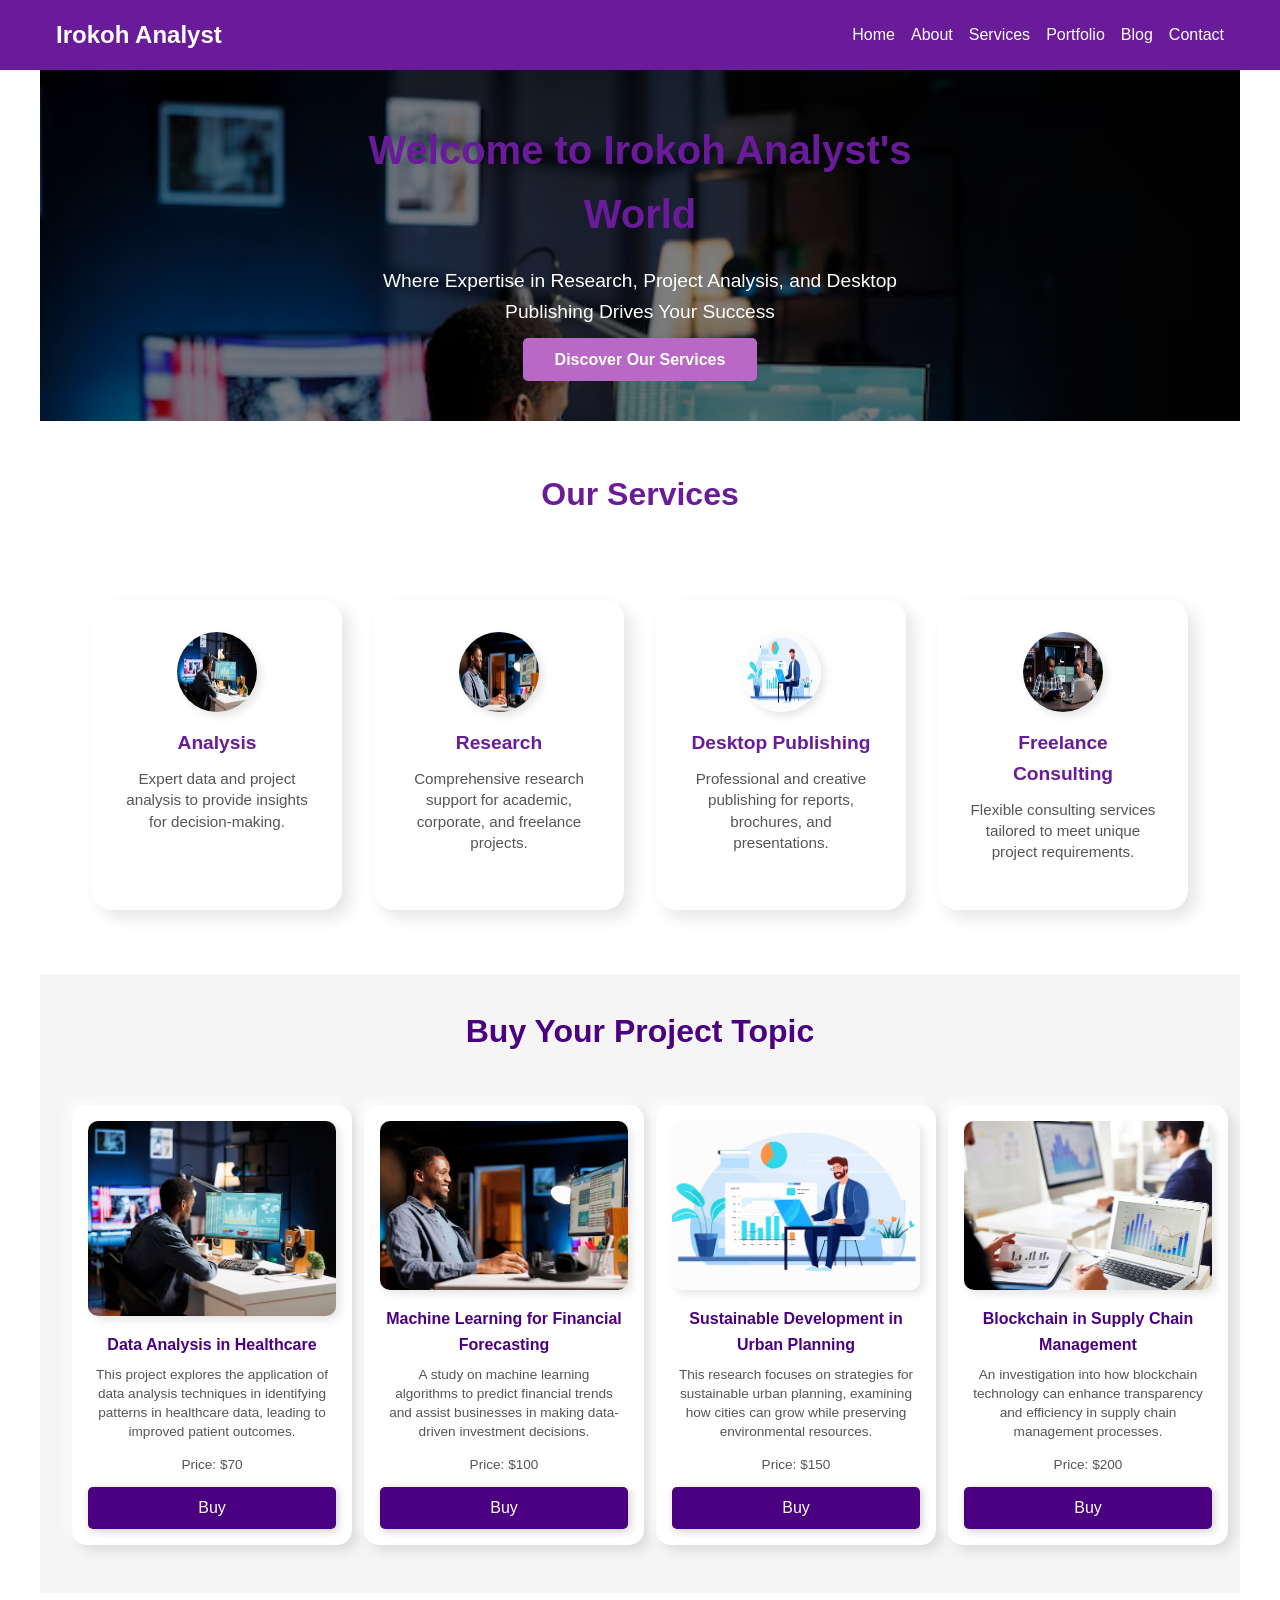
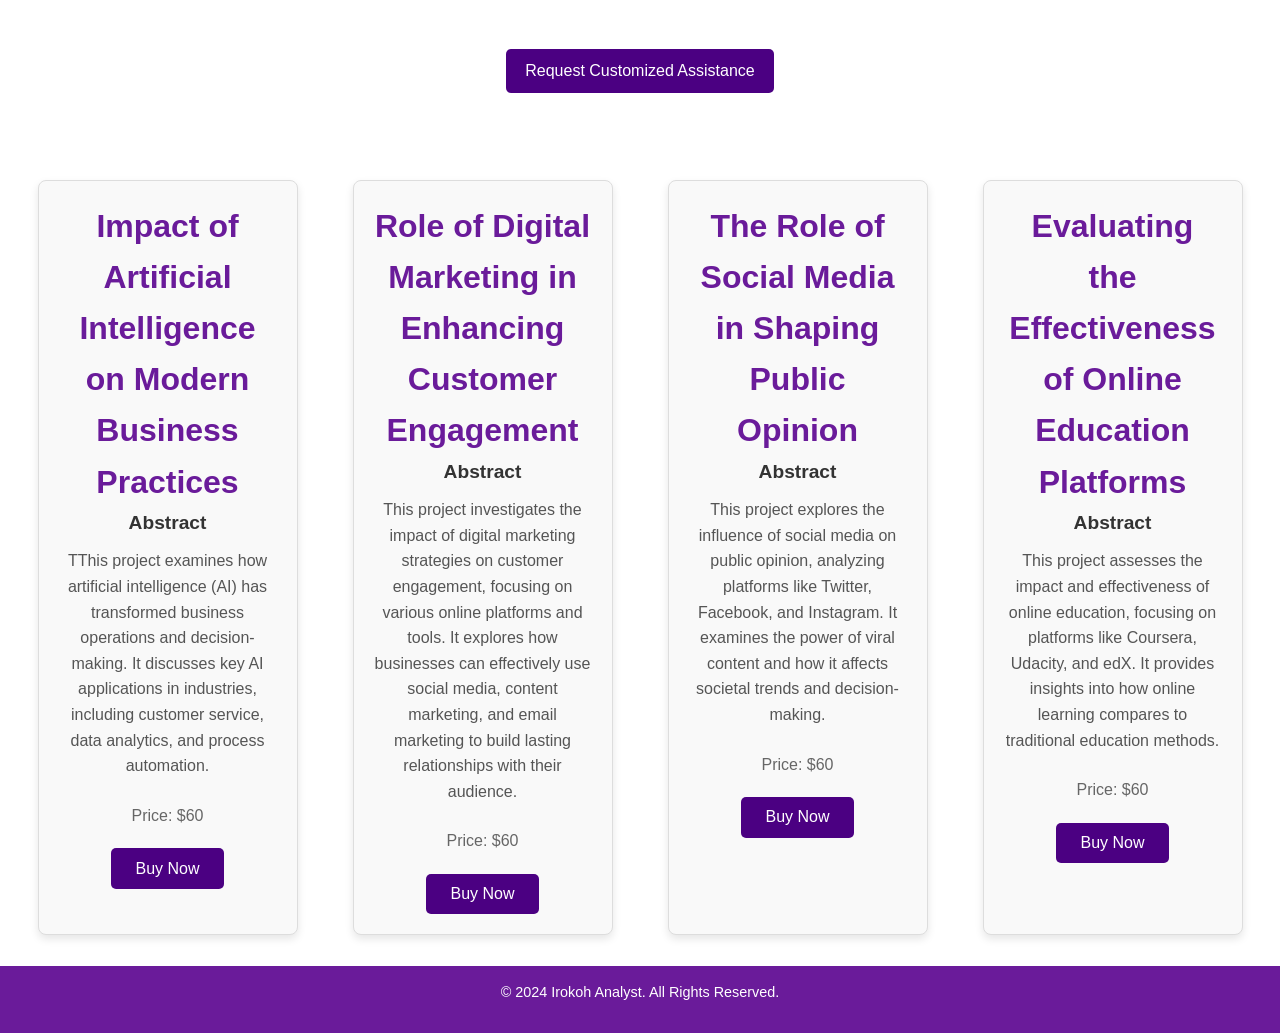
<file: index.html>
<!DOCTYPE html>
<html lang="en">
<head>
    <meta charset="UTF-8">
    <meta name="viewport" content="width=device-width, initial-scale=1.0">
    <title>Irokoh Analyst</title>
    <link rel="stylesheet" href="analyst.css">
</head>
<body>
    <!-- Navigation -->
    <header>
        <nav>
            <h1>Irokoh Analyst</h1>
            <ul>
                <li><a href="#home">Home</a></li>
                <li><a href="about.html">About</a></li>
                <li><a href="ourservices.html">Services</a></li>
                <li><a href="portfolio.html">Portfolio</a></li>
                <li><a href="blog.html">Blog</a></li>
                <li><a href="contact.html">Contact</a></li>
            </ul>
        </nav>
    </header>

    <!-- Hero Section -->
    <section id="home" class="hero">
        <div class="hero-content">
            <h2>Welcome to Irokoh Analyst's World</h2>
            <p>Where Expertise in Research, Project Analysis, and Desktop Publishing Drives Your Success</p>
            <a href="#services" class="cta">Discover Our Services</a>
        </div>
    </section>

    <!-- Services Section with Neomorphic Cards -->
<section id="services" class="services">
    <h2>Our Services</h2>
    <div class="services-container">
        <div class="service-card">
            <img src="images/analyst 1.avif" alt="Analysis" class="service-image">
            <h3>Analysis</h3>
            <p>Expert data and project analysis to provide insights for decision-making.</p>
        </div>
        <div class="service-card">
            <img src="images/analyst 2.avif" alt="Research" class="service-image">
            <h3>Research</h3>
            <p>Comprehensive research support for academic, corporate, and freelance projects.</p>
        </div>
        <div class="service-card">
            <img src="images/analyst 3.avif" alt="Desktop Publishing" class="service-image">
            <h3>Desktop Publishing</h3>
            <p>Professional and creative publishing for reports, brochures, and presentations.</p>
        </div>
        <div class="service-card">
            <img src="images/analyst 4.avif" alt="Freelance Consulting" class="service-image">
            <h3>Freelance Consulting</h3>
            <p>Flexible consulting services tailored to meet unique project requirements.</p>
        </div>
    </div>
</section>

<!-- Topics Section -->
<section id="topics" class="topics">
    <h2>Buy Your Project Topic</h2>
    <div class="topics-container">
        <div class="topic-card">
            <img src="images/analyst 1.avif" alt="Data Analysis Image" class="topic-image">
            <h3>Data Analysis in Healthcare</h3>
            <p>This project explores the application of data analysis techniques in identifying patterns in healthcare data, leading to improved patient outcomes.</p>
            <p class="price">Price: $70</p>
            <a href="topicss.html" class="request-btn">Buy</a>
        </div>
        <div class="topic-card">
            <img src="images/analyst 2.avif" alt="Machine Learning Image" class="topic-image">
            <h3>Machine Learning for Financial Forecasting</h3>
            <p>A study on machine learning algorithms to predict financial trends and assist businesses in making data-driven investment decisions.</p>
            <p class="price">Price: $100</p>
            <a href="topicsss.html" class="request-btn">Buy</a>
        </div>
        <div class="topic-card">
            <img src="images/analyst 3.avif" alt="Sustainable Development Image" class="topic-image">
            <h3>Sustainable Development in Urban Planning</h3>
            <p>This research focuses on strategies for sustainable urban planning, examining how cities can grow while preserving environmental resources.</p>
            <p class="price">Price: $150</p>
            <a href="topic3.html" class="request-btn">Buy</a>
        </div>
        <div class="topic-card">
            <img src="images/analyst 6.avif" alt="Blockchain Technology Image" class="topic-image">
            <h3>Blockchain in Supply Chain Management</h3>
            <p>An investigation into how blockchain technology can enhance transparency and efficiency in supply chain management processes.</p>
            <p class="price">Price: $200</p>
            <a href="topic4.html" class="request-btn">Buy</a>
        </div>
    </div>
</section>
<section>
    <div>
        <button class="custom-assistance-btn">Request Customized Assistance</button>
    </div>
</section>


<div class="topics-container">
<div class="topi-card">
    <h1>Impact of Artificial Intelligence on Modern Business Practices</h1>
    <div class="sectio">
        <h2>Abstract</h2>
        <p>TThis project examines how artificial intelligence (AI) has transformed business operations and decision-making. It discusses key AI applications in industries, including customer service, data analytics, and process automation.</p>
    </div>
    <p>Price: $60</p>
    <button class="buy-button">Buy Now</button>
</div>

<div class="topi-card">
    <h1>Role of Digital Marketing in Enhancing Customer Engagement</h1>
    <div class="sectio">
        <h2>Abstract</h2>
        <p>This project investigates the impact of digital marketing strategies on customer engagement, focusing on various online platforms and tools. It explores how businesses can effectively use social media, content marketing, and email marketing to build lasting relationships with their audience.</p>
    </div>
    <p>Price: $60</p>
    <button class="buy-button">Buy Now</button>
</div>

<div class="topi-card">
    <h1>The Role of Social Media in Shaping Public Opinion</h1>
    <div class="sectio">
        <h2>Abstract</h2>
        <p>This project explores the influence of social media on public opinion, analyzing platforms like Twitter, Facebook, and Instagram. It examines the power of viral content and how it affects societal trends and decision-making.</p>
    </div>
    <p>Price: $60</p>
    <button class="buy-button">Buy Now</button>
</div>
<div class="topi-card">
    <h1>Evaluating the Effectiveness of Online Education Platforms</h1>
    <div class="sectio">
        <h2>Abstract</h2>
        <p>This project assesses the impact and effectiveness of online education, focusing on platforms like Coursera, Udacity, and edX. It provides insights into how online learning compares to traditional education methods.</p>
    </div>
    <p>Price: $60</p>
    <button class="buy-button">Buy Now</button>
</div>
</div>
    <!-- Footer -->
    <footer>
        <p>&copy; 2024 Irokoh Analyst. All Rights Reserved.</p>
    </footer>
</body>
</html>
</file>
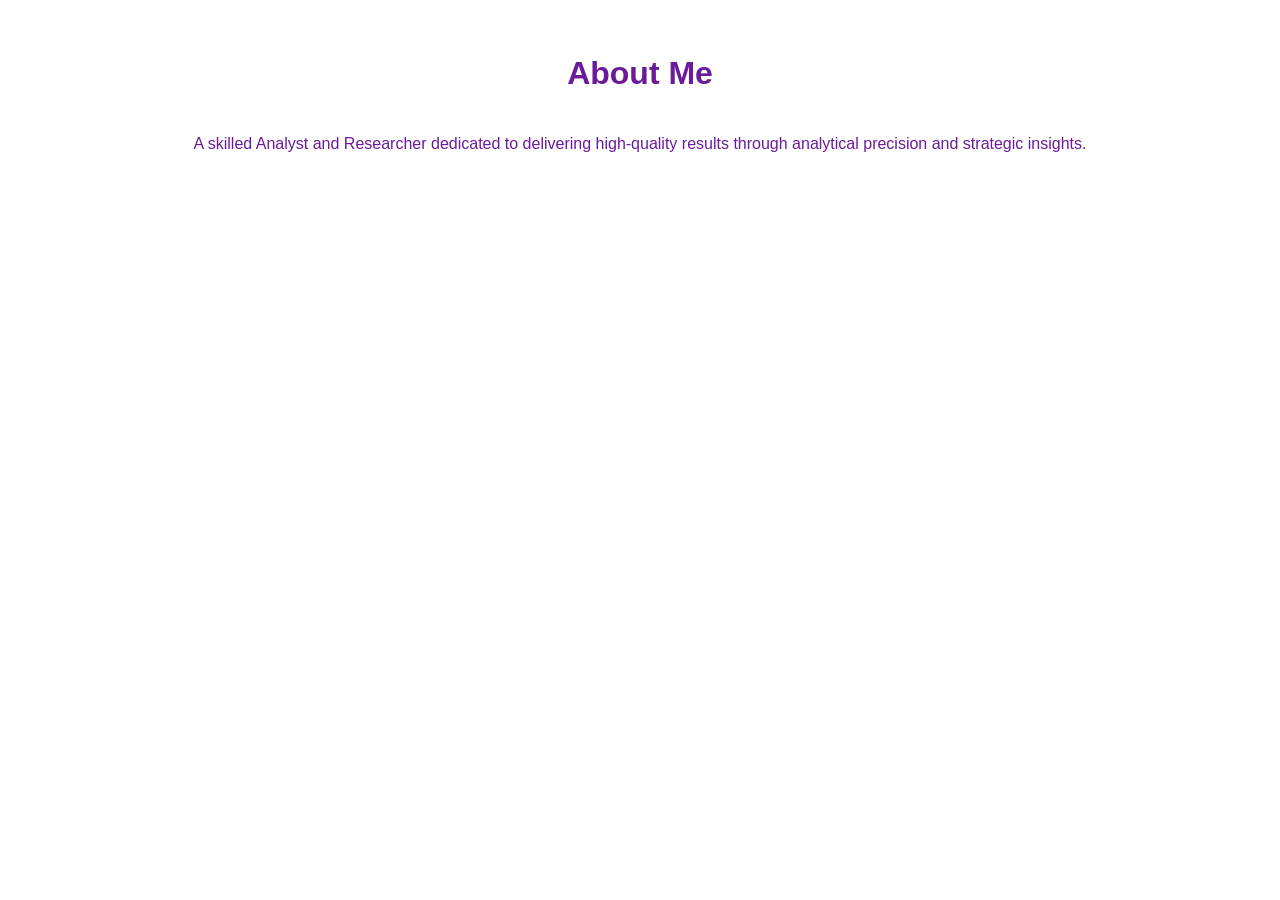
<file: about.html>
<!DOCTYPE html>
<html>
  <head>
    <title>About</title>
    <link rel="stylesheet" href="analyst.css">
  </head>
  <body>
    <!-- About Section -->
    <section id="about" class="about">
      <h2>About Me</h2>
      <p>A skilled Analyst and Researcher dedicated to delivering high-quality results through analytical precision and strategic insights.</p>
    </section>
  </body>
</html>
</file>
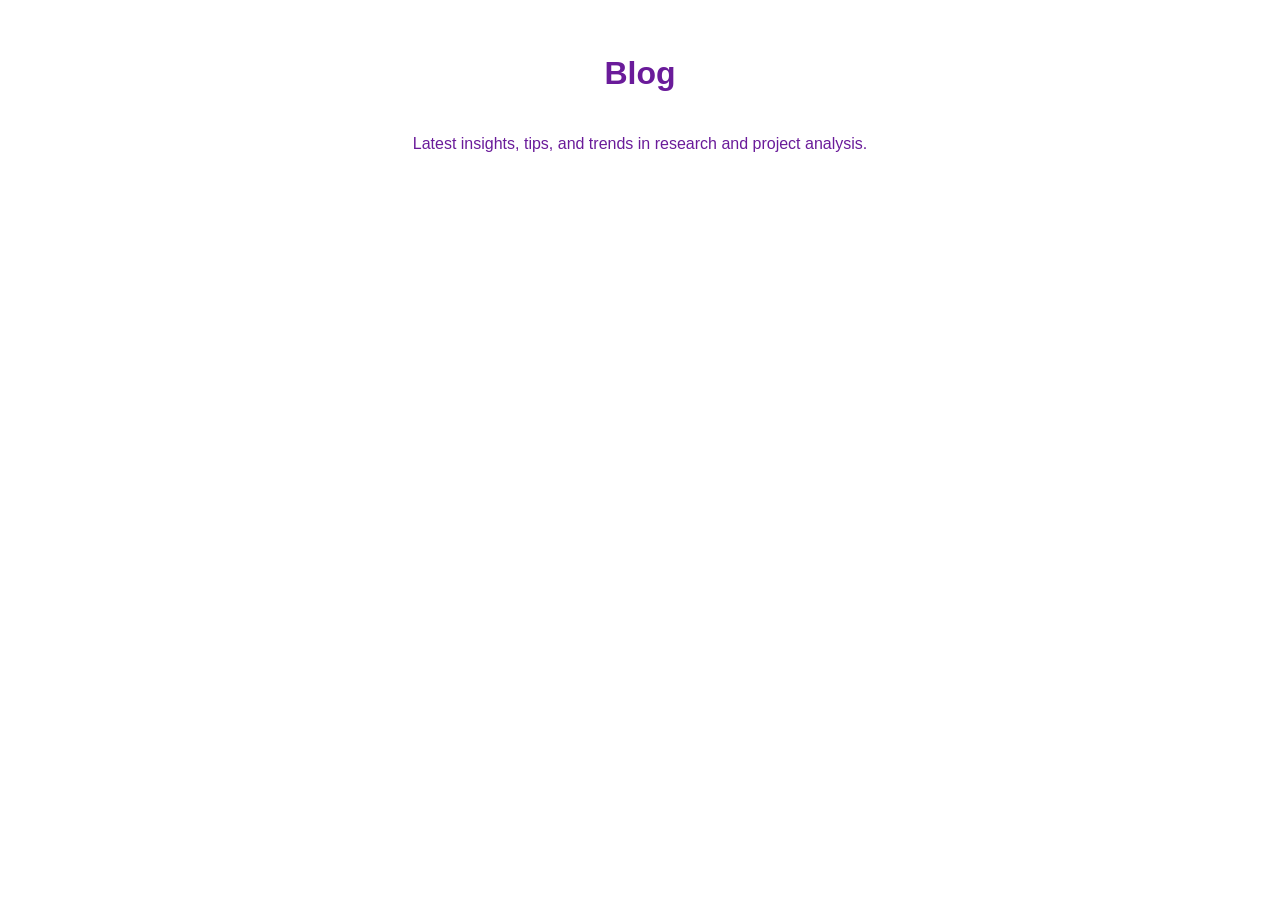
<file: blog.html>
<!DOCTYPE html>
<html>
  <head>
    <title>blog</title>
    <link rel="stylesheet" href="analyst.css">
  </head>
  <body>
     <!-- Blog Section -->
     <section id="blog" class="blog">
      <h2>Blog</h2>
      <p>Latest insights, tips, and trends in research and project analysis.</p>
  </section>
  </body>
</html>
</file>
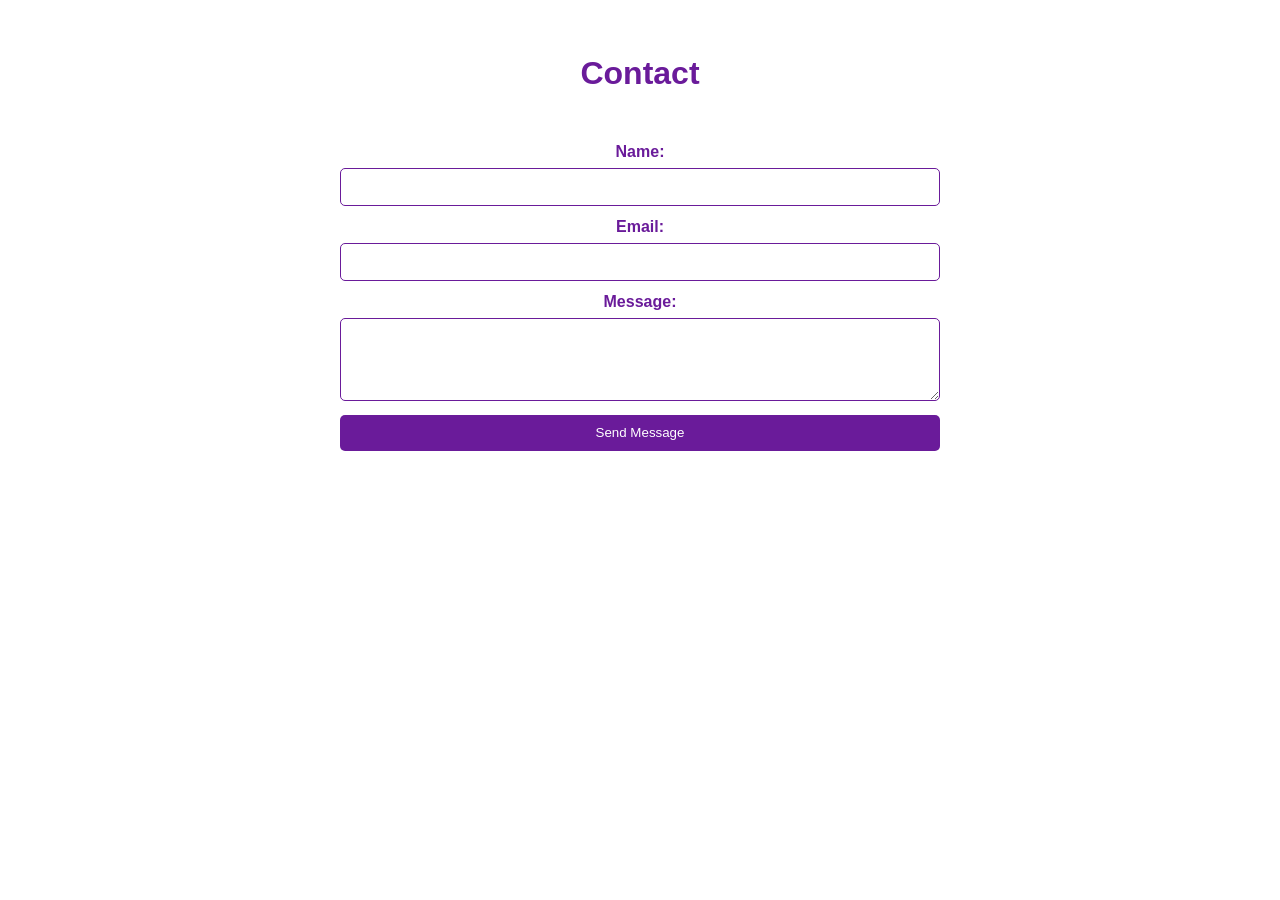
<file: contact.html>
<!DOCTYPE html>
<html>
  <head>
    <title>Contact</title>
    <link rel="stylesheet" href="analyst.css">
  </head>
  <body>
     <!-- Contact Section -->
     <section id="contact" class="contact">
      <h2>Contact</h2>
      <form action="#">
          <label for="name">Name:</label>
          <input type="text" id="name" name="name" required>
          
          <label for="email">Email:</label>
          <input type="email" id="email" name="email" required>
          
          <label for="message">Message:</label>
          <textarea id="message" name="message" rows="4" required></textarea>
          
          <button type="submit">Send Message</button>
      </form>
  </section>
  </body>
</html>
</file>
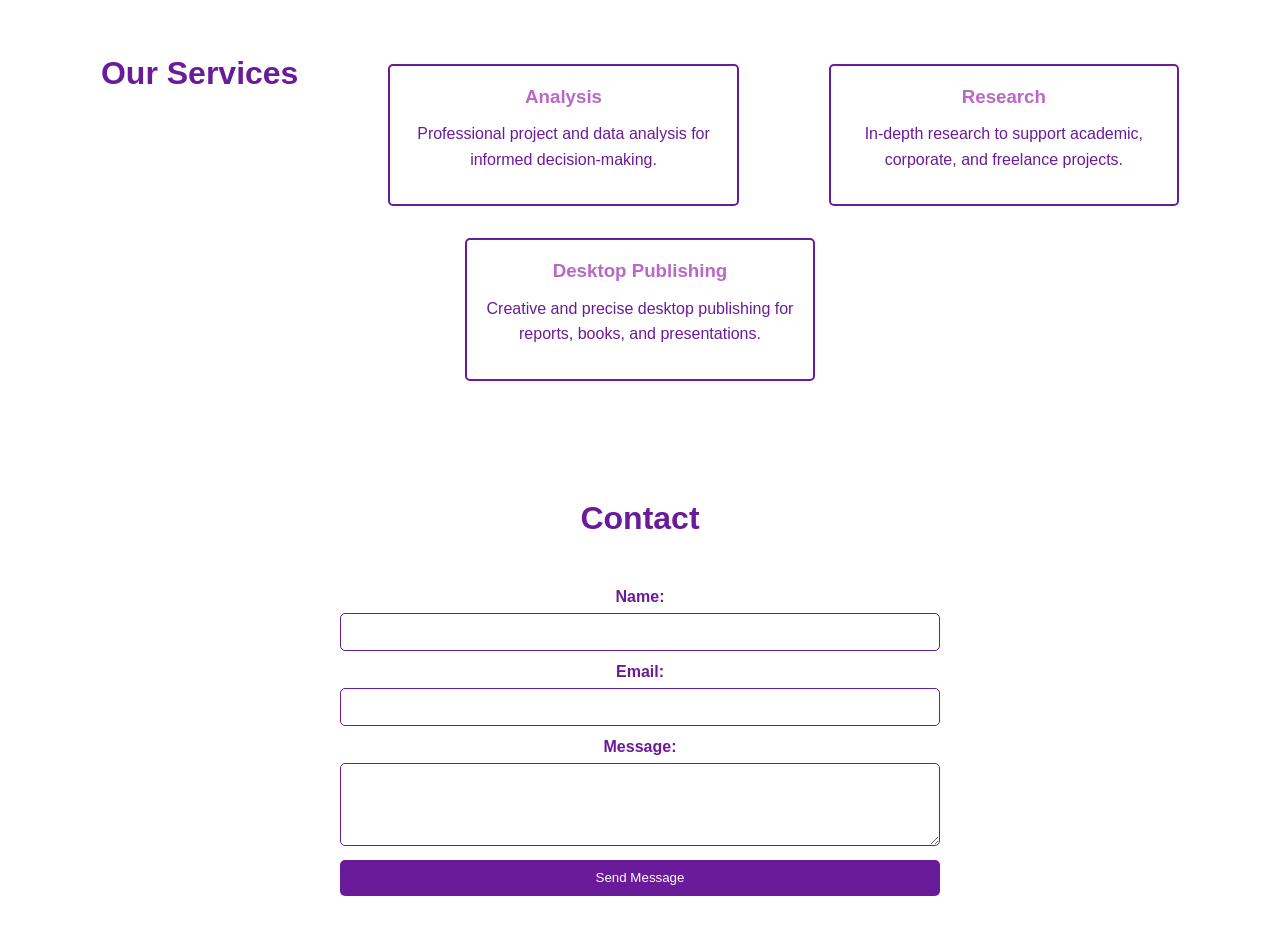
<file: ourservices.html>
<!DOCTYPE html>
<html>
<head>
  <title>Our Services</title>
  <link rel="stylesheet" href="analyst.css">
</head>
<body>
  <!-- Services Section -->
<section id="services" class="services">
  <div class="serve-title">
    <h2>Our Services</h2>
  </div>
  <div class="service-box">
      <h3>Analysis</h3>
      <p>Professional project and data analysis for informed decision-making.</p>
  </div>
  <div class="service-box">
      <h3>Research</h3>
      <p>In-depth research to support academic, corporate, and freelance projects.</p>
  </div>
  <div class="service-box">
      <h3>Desktop Publishing</h3>
      <p>Creative and precise desktop publishing for reports, books, and presentations.</p>
  </div>
</section>

<!-- Contact Section -->
<section id="contact" class="contact">
  <h2>Contact</h2>
  <form action="#">
      <label for="name">Name:</label>
      <input type="text" id="name" name="name" required>
      
      <label for="email">Email:</label>
      <input type="email" id="email" name="email" required>
      
      <label for="message">Message:</label>
      <textarea id="message" name="message" rows="4" required></textarea>
      
      <button type="submit">Send Message</button>
  </form>
</section>
</body>
</html>
</file>
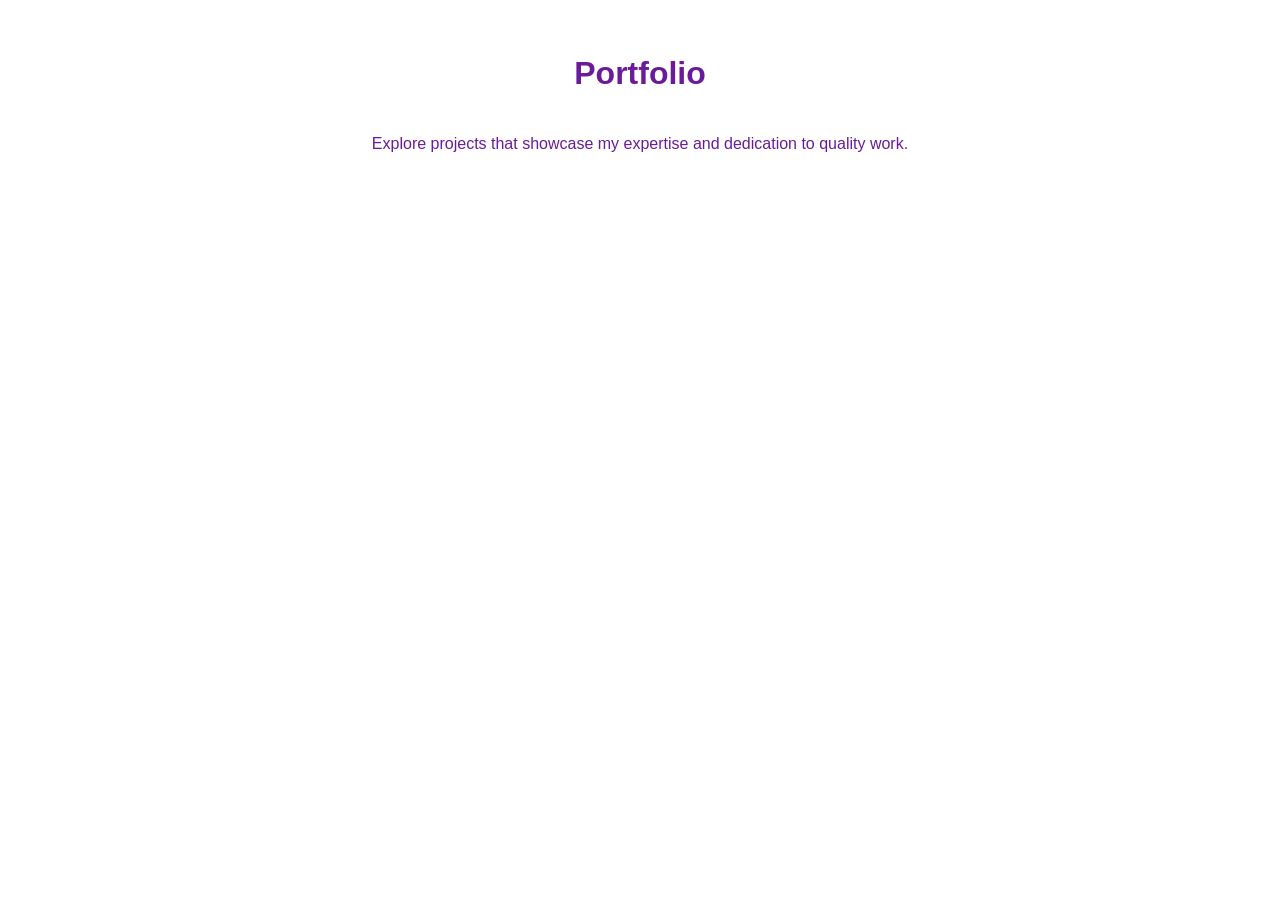
<file: portfolio.html>
<!DOCTYPE html>
<html>
  <head>
    <title>Portfolio</title>
    <link rel="stylesheet" href="analyst.css">
  </head>
  <body>
     <!-- Portfolio Section -->
     <section id="portfolio" class="portfolio">
      <h2>Portfolio</h2>
      <p>Explore projects that showcase my expertise and dedication to quality work.</p>
      <!-- Add project thumbnails here -->
    </section>
  </body>
</html>
</file>
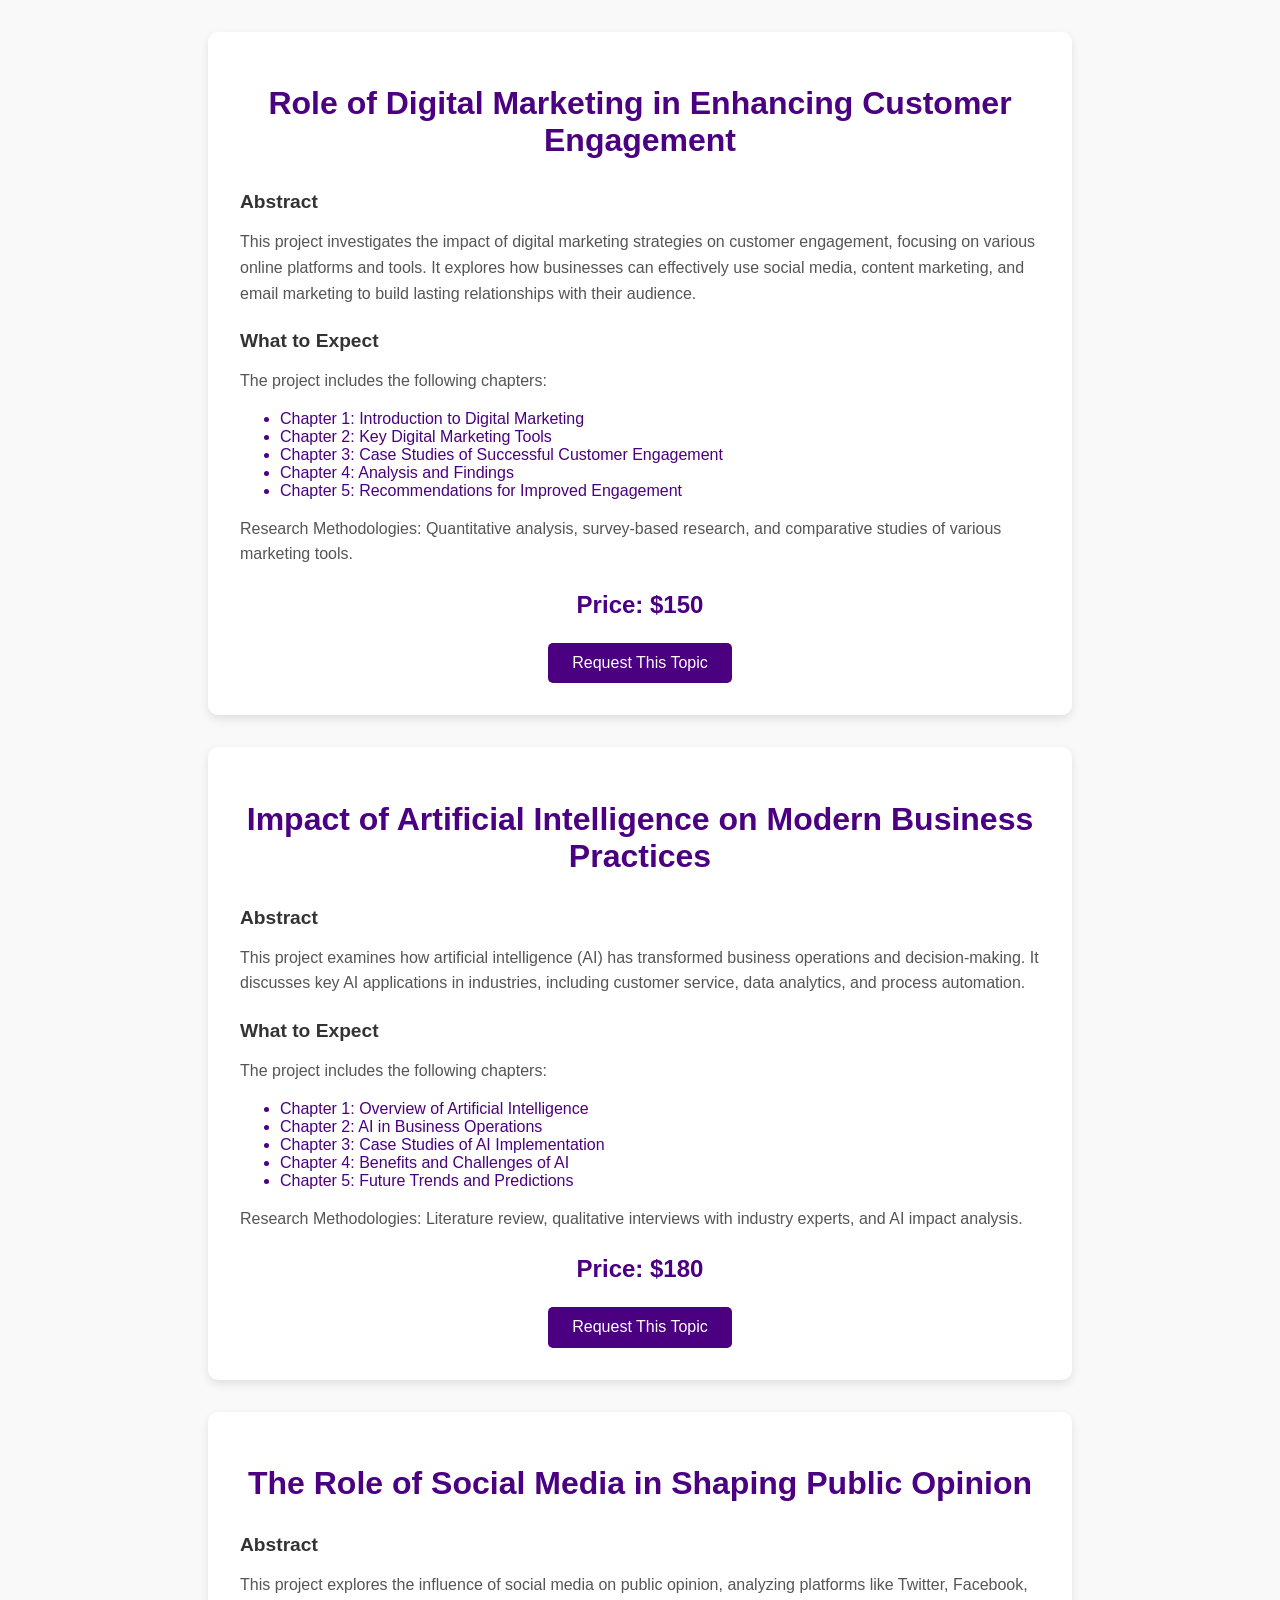
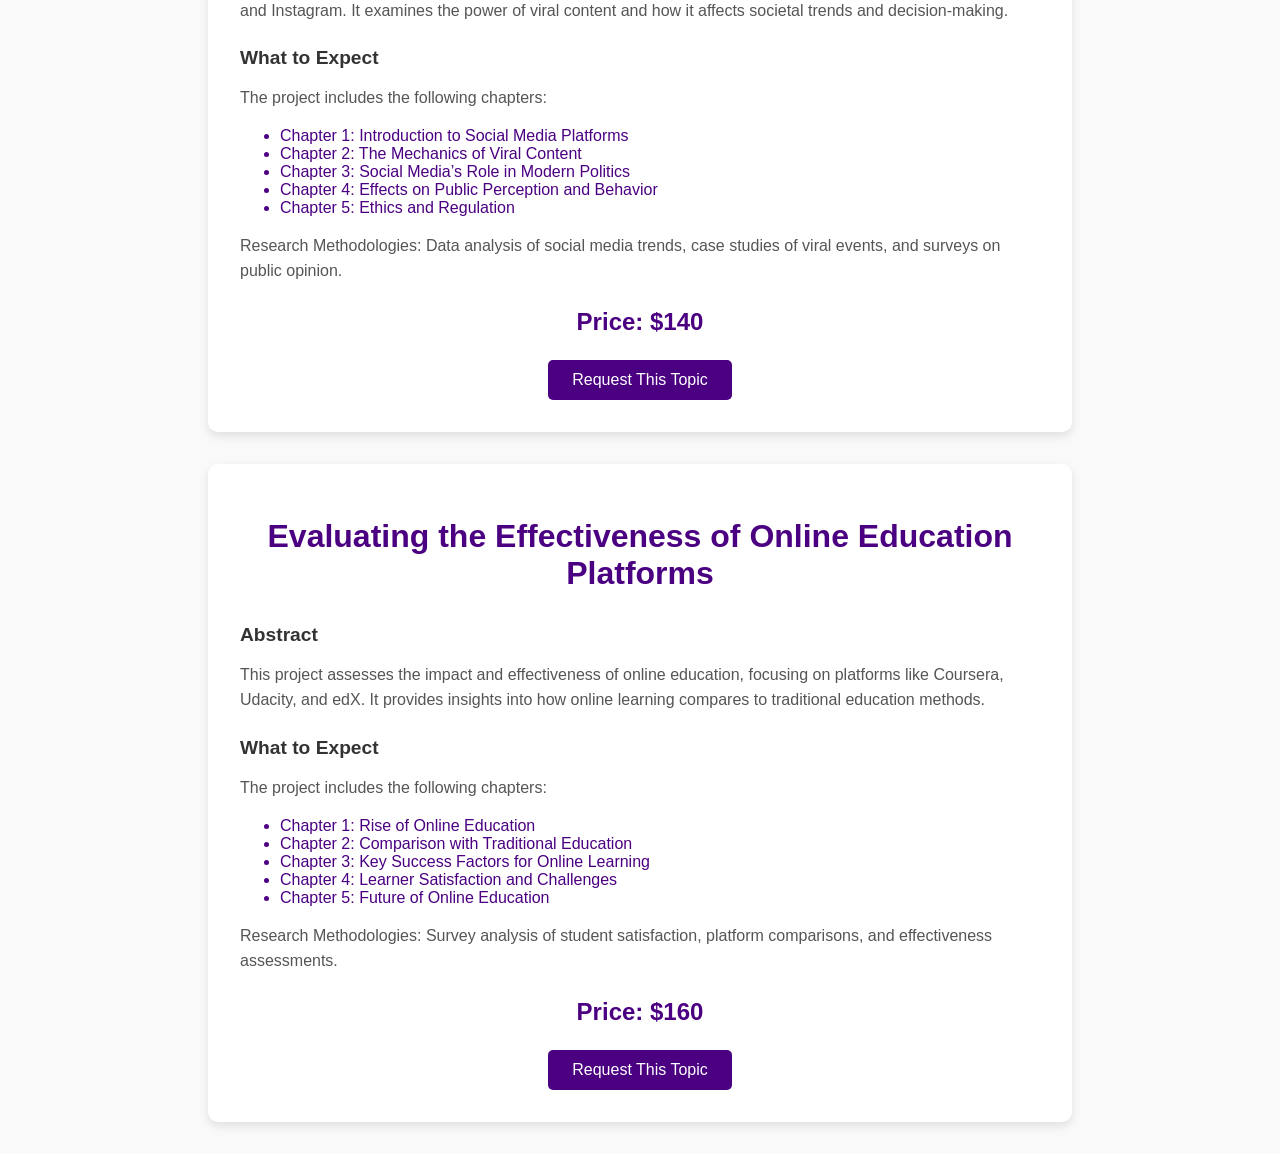
<file: service.html>
<!DOCTYPE html>
<html lang="en">
<head>
    <meta charset="UTF-8">
    <meta name="viewport" content="width=device-width, initial-scale=1.0">
    <title>Detailed View - Project Topics</title>
    <style>
        body {
            font-family: Arial, sans-serif;
            margin: 0;
            padding: 0;
            color: #4B0082;
            background-color: #f9f9f9;
        }
        .container {
            max-width: 800px;
            margin: 2em auto;
            padding: 2em;
            background-color: #fff;
            border-radius: 10px;
            box-shadow: 0px 4px 10px rgba(0, 0, 0, 0.1);
        }
        h1 {
            color: #4B0082;
            text-align: center;
            margin-bottom: 1em;
        }
        .section {
            margin-bottom: 1.5em;
        }
        .section h2 {
            color: #333;
            font-size: 1.2em;
            margin-bottom: 0.5em;
        }
        .section p {
            font-size: 1em;
            color: #555;
            line-height: 1.6;
        }
        .price-section {
            text-align: center;
            margin-top: 1em;
        }
        .price-section .price {
            font-size: 1.5em;
            color: #4B0082;
            font-weight: bold;
        }
        .buy-button {
            background-color: #4B0082;
            color: #fff;
            padding: 0.7em 1.5em;
            border: none;
            border-radius: 5px;
            font-size: 1em;
            cursor: pointer;
            transition: background-color 0.3s ease;
        }
        .buy-button:hover {
            background-color: #3a005f;
        }
    </style>
</head>
<body>

<div class="container">
    <!-- Topic 1 -->
    <h1>Role of Digital Marketing in Enhancing Customer Engagement</h1>
    <div class="section">
        <h2>Abstract</h2>
        <p>This project investigates the impact of digital marketing strategies on customer engagement, focusing on various online platforms and tools. It explores how businesses can effectively use social media, content marketing, and email marketing to build lasting relationships with their audience.</p>
    </div>
    <div class="section">
        <h2>What to Expect</h2>
        <p>The project includes the following chapters:</p>
        <ul>
            <li>Chapter 1: Introduction to Digital Marketing</li>
            <li>Chapter 2: Key Digital Marketing Tools</li>
            <li>Chapter 3: Case Studies of Successful Customer Engagement</li>
            <li>Chapter 4: Analysis and Findings</li>
            <li>Chapter 5: Recommendations for Improved Engagement</li>
        </ul>
        <p>Research Methodologies: Quantitative analysis, survey-based research, and comparative studies of various marketing tools.</p>
    </div>
    <div class="price-section">
        <p class="price">Price: $150</p>
        <button class="buy-button">Request This Topic</button>
    </div>
</div>

<div class="container">
    <!-- Topic 2 -->
    <h1>Impact of Artificial Intelligence on Modern Business Practices</h1>
    <div class="section">
        <h2>Abstract</h2>
        <p>This project examines how artificial intelligence (AI) has transformed business operations and decision-making. It discusses key AI applications in industries, including customer service, data analytics, and process automation.</p>
    </div>
    <div class="section">
        <h2>What to Expect</h2>
        <p>The project includes the following chapters:</p>
        <ul>
            <li>Chapter 1: Overview of Artificial Intelligence</li>
            <li>Chapter 2: AI in Business Operations</li>
            <li>Chapter 3: Case Studies of AI Implementation</li>
            <li>Chapter 4: Benefits and Challenges of AI</li>
            <li>Chapter 5: Future Trends and Predictions</li>
        </ul>
        <p>Research Methodologies: Literature review, qualitative interviews with industry experts, and AI impact analysis.</p>
    </div>
    <div class="price-section">
        <p class="price">Price: $180</p>
        <button class="buy-button">Request This Topic</button>
    </div>
</div>

<div class="container">
    <!-- Topic 3 -->
    <h1>The Role of Social Media in Shaping Public Opinion</h1>
    <div class="section">
        <h2>Abstract</h2>
        <p>This project explores the influence of social media on public opinion, analyzing platforms like Twitter, Facebook, and Instagram. It examines the power of viral content and how it affects societal trends and decision-making.</p>
    </div>
    <div class="section">
        <h2>What to Expect</h2>
        <p>The project includes the following chapters:</p>
        <ul>
            <li>Chapter 1: Introduction to Social Media Platforms</li>
            <li>Chapter 2: The Mechanics of Viral Content</li>
            <li>Chapter 3: Social Media’s Role in Modern Politics</li>
            <li>Chapter 4: Effects on Public Perception and Behavior</li>
            <li>Chapter 5: Ethics and Regulation</li>
        </ul>
        <p>Research Methodologies: Data analysis of social media trends, case studies of viral events, and surveys on public opinion.</p>
    </div>
    <div class="price-section">
        <p class="price">Price: $140</p>
        <button class="buy-button">Request This Topic</button>
    </div>
</div>

<div class="container">
    <!-- Topic 4 -->
    <h1>Evaluating the Effectiveness of Online Education Platforms</h1>
    <div class="section">
        <h2>Abstract</h2>
        <p>This project assesses the impact and effectiveness of online education, focusing on platforms like Coursera, Udacity, and edX. It provides insights into how online learning compares to traditional education methods.</p>
    </div>
    <div class="section">
        <h2>What to Expect</h2>
        <p>The project includes the following chapters:</p>
        <ul>
            <li>Chapter 1: Rise of Online Education</li>
            <li>Chapter 2: Comparison with Traditional Education</li>
            <li>Chapter 3: Key Success Factors for Online Learning</li>
            <li>Chapter 4: Learner Satisfaction and Challenges</li>
            <li>Chapter 5: Future of Online Education</li>
        </ul>
        <p>Research Methodologies: Survey analysis of student satisfaction, platform comparisons, and effectiveness assessments.</p>
    </div>
    <div class="price-section">
        <p class="price">Price: $160</p>
        <button class="buy-button">Request This Topic</button>
    </div>
</div>

</body>
</html>
</file>
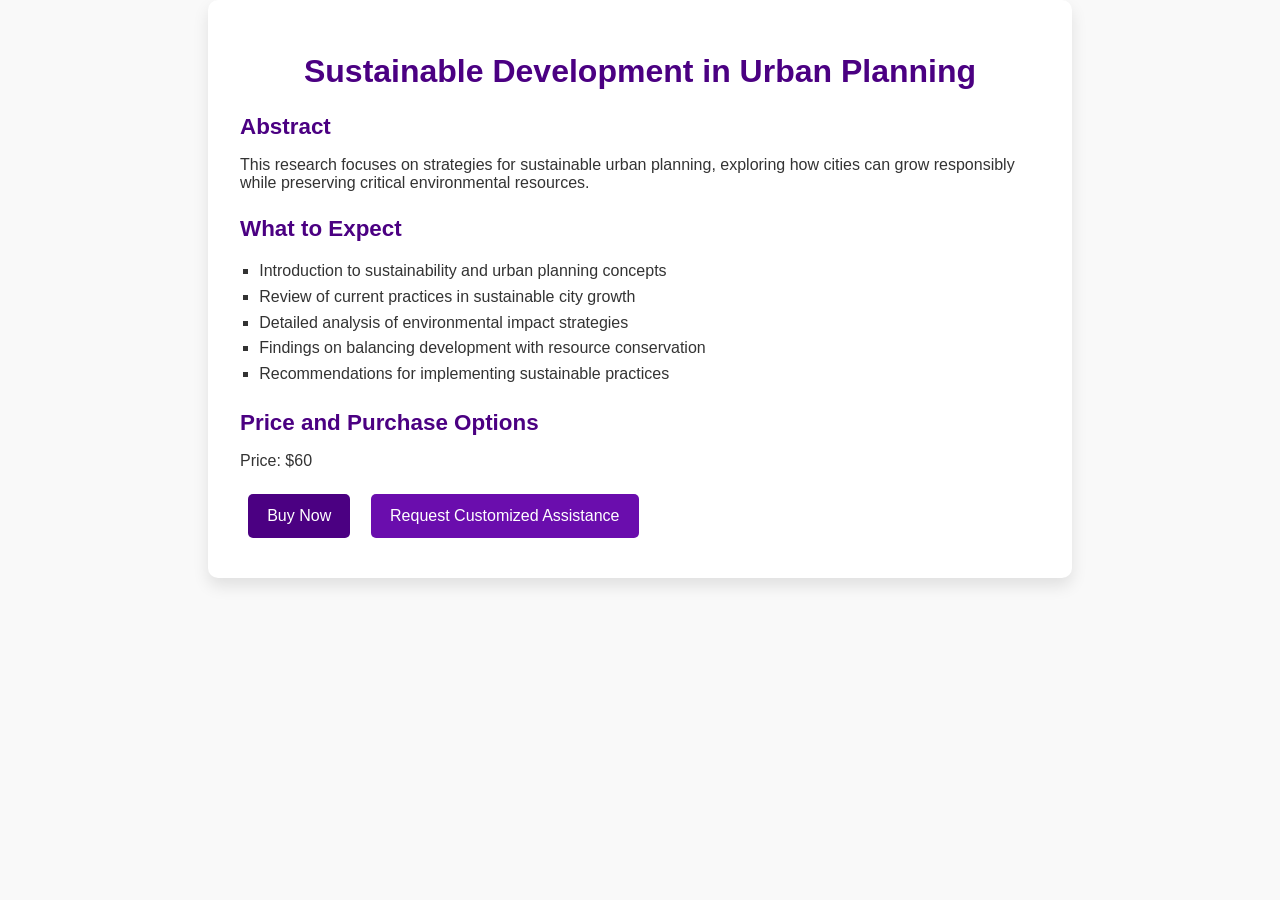
<file: topic3.html>
<!DOCTYPE html>
<html lang="en">
<head>
    <meta charset="UTF-8">
    <meta name="viewport" content="width=device-width, initial-scale=1.0">
    <title>Sustainable Development in Urban Planning</title>
    <link rel="stylesheet" href="styles/topics.css">
</head>
<body>
    <div class="detailed-view">
        <header>
            <h1>Sustainable Development in Urban Planning</h1>
        </header>

        <!-- Abstract -->
        <section class="abstract">
            <h2>Abstract</h2>
            <p>This research focuses on strategies for sustainable urban planning, exploring how cities can grow responsibly while preserving critical environmental resources.</p>
        </section>

        <!-- What to Expect -->
        <section class="expect">
            <h2>What to Expect</h2>
            <ul>
                <li>Introduction to sustainability and urban planning concepts</li>
                <li>Review of current practices in sustainable city growth</li>
                <li>Detailed analysis of environmental impact strategies</li>
                <li>Findings on balancing development with resource conservation</li>
                <li>Recommendations for implementing sustainable practices</li>
            </ul>
        </section>

        <!-- Price and Purchase Options -->
        <section class="pricing">
            <h2>Price and Purchase Options</h2>
            <p>Price: $60</p>
            <button class="purchase-btn">Buy Now</button>
            <button class="custom-assistance-btn">Request Customized Assistance</button>
        </section>
    </div>
</body>
</html>
</file>
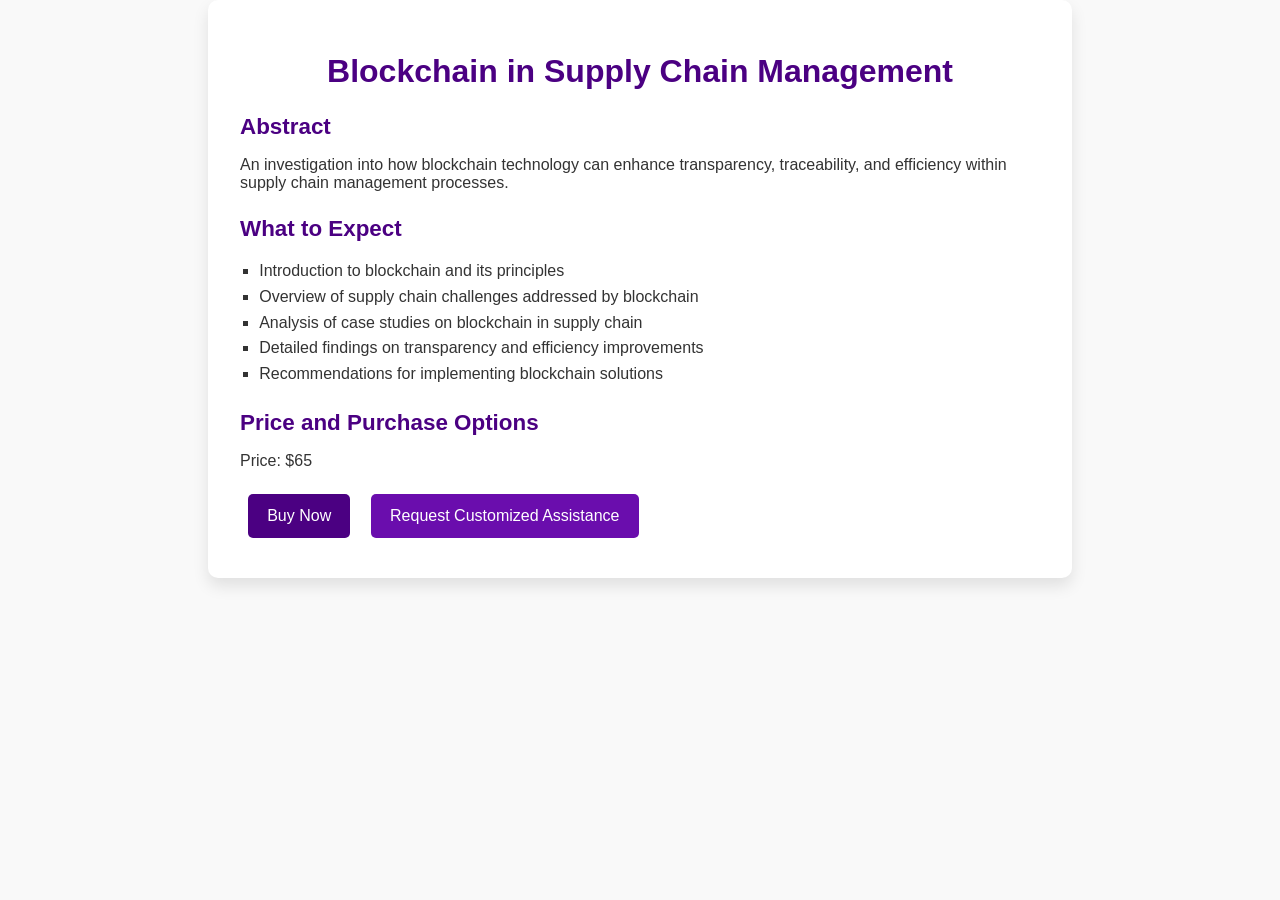
<file: topic4.html>
<!DOCTYPE html>
<html lang="en">
<head>
    <meta charset="UTF-8">
    <meta name="viewport" content="width=device-width, initial-scale=1.0">
    <title>Blockchain in Supply Chain Management</title>
    <link rel="stylesheet" href="styles/topics.css">
</head>
<body>
    <div class="detailed-view">
        <header>
            <h1>Blockchain in Supply Chain Management</h1>
        </header>

        <!-- Abstract -->
        <section class="abstract">
            <h2>Abstract</h2>
            <p>An investigation into how blockchain technology can enhance transparency, traceability, and efficiency within supply chain management processes.</p>
        </section>

        <!-- What to Expect -->
        <section class="expect">
            <h2>What to Expect</h2>
            <ul>
                <li>Introduction to blockchain and its principles</li>
                <li>Overview of supply chain challenges addressed by blockchain</li>
                <li>Analysis of case studies on blockchain in supply chain</li>
                <li>Detailed findings on transparency and efficiency improvements</li>
                <li>Recommendations for implementing blockchain solutions</li>
            </ul>
        </section>

        <!-- Price and Purchase Options -->
        <section class="pricing">
            <h2>Price and Purchase Options</h2>
            <p>Price: $65</p>
            <button class="purchase-btn">Buy Now</button>
            <button class="custom-assistance-btn">Request Customized Assistance</button>
        </section>
    </div>
</body>
</html>
</file>
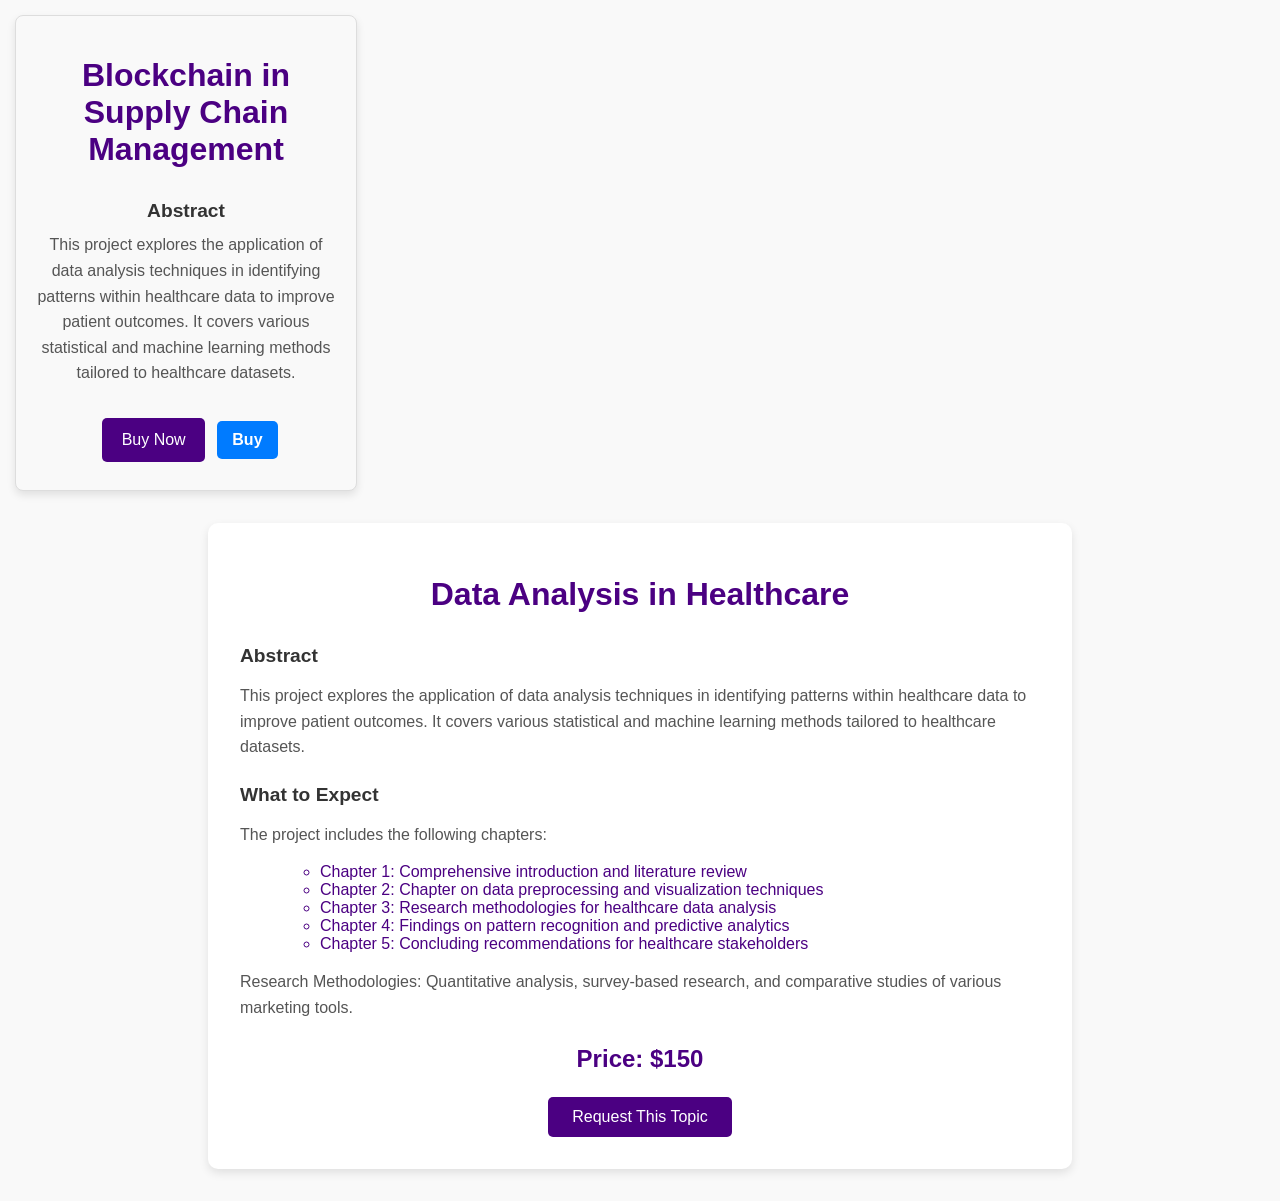
<file: topics.html>
<!DOCTYPE html>
<html lang="en">
<head>
    <meta charset="UTF-8">
    <meta name="viewport" content="width=device-width, initial-scale=1.0">
    <title>Data Analysis in Healthcare</title>
    <link rel="stylesheet" href="styles/topicss.css">
</head>
<body>

    <div class="topic-card">
        <h1>Blockchain in Supply Chain Management</h1>
        <div class="section">
            <h2>Abstract</h2>
            <p>This project explores the application of data analysis techniques in identifying patterns within healthcare data to improve patient outcomes. It covers various statistical and machine learning methods tailored to healthcare datasets.</p>
        </div>
        <button class="purchase-btn">Buy Now</button>
        <a href="service4.html" class="request-btn">Buy</a>
    </div>
    


  <div class="container">
    <!-- Topic 1 -->
    <h1>Data Analysis in Healthcare</h1>
    <div class="section">
        <h2>Abstract</h2>
        <p>This project explores the application of data analysis techniques in identifying patterns within healthcare data to improve patient outcomes. It covers various statistical and machine learning methods tailored to healthcare datasets.</p>
    </div>
    <div class="section">
        <h2>What to Expect</h2>
        <p>The project includes the following chapters:</p>
        <ul>
            <ul>
                <li>Chapter 1: Comprehensive introduction and literature review</li>
                <li>Chapter 2: Chapter on data preprocessing and visualization techniques</li>
                <li>Chapter 3: Research methodologies for healthcare data analysis</li>
                <li>Chapter 4: Findings on pattern recognition and predictive analytics</li>
                <li>Chapter 5: Concluding recommendations for healthcare stakeholders</li>
            </ul>
        </ul>
        <p>Research Methodologies: Quantitative analysis, survey-based research, and comparative studies of various marketing tools.</p>
    </div>
    <div class="price-section">
        <p class="price">Price: $150</p>
        <button class="buy-button">Request This Topic</button>
    </div>
</div>
</body>
</html>
</file>
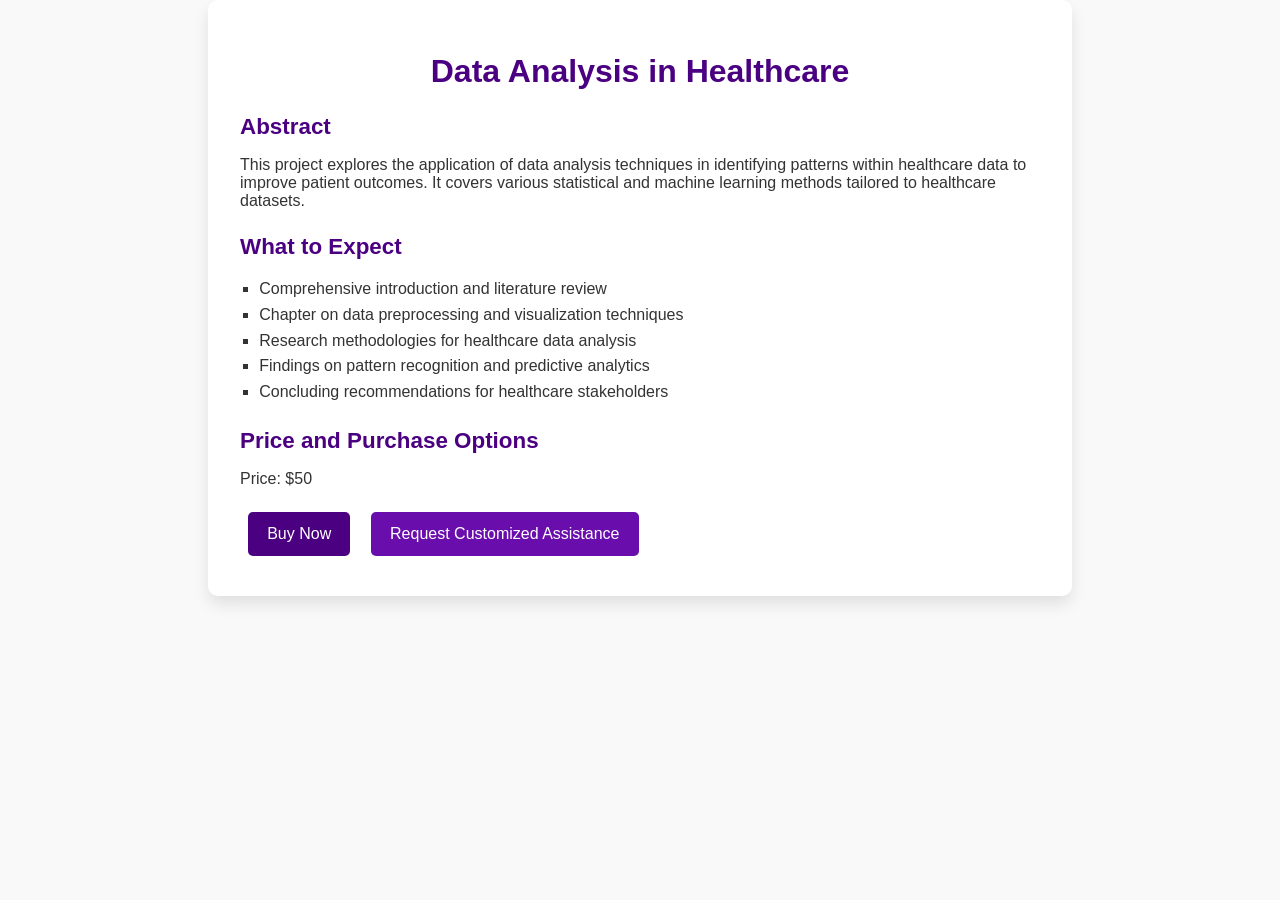
<file: topicss.html>
<!DOCTYPE html>
<html lang="en">
<head>
    <meta charset="UTF-8">
    <meta name="viewport" content="width=device-width, initial-scale=1.0">
    <title>Data Analysis in Healthcare</title>
    <link rel="stylesheet" href="styles/topics.css">
</head>
<body>
    <div class="detailed-view">
        <header>
            <h1>Data Analysis in Healthcare</h1>
        </header>
        
        <!-- Abstract -->
        <section class="abstract">
            <h2>Abstract</h2>
            <p>This project explores the application of data analysis techniques in identifying patterns within healthcare data to improve patient outcomes. It covers various statistical and machine learning methods tailored to healthcare datasets.</p>
        </section>
        
        <!-- What to Expect -->
        <section class="expect">
            <h2>What to Expect</h2>
            <ul>
                <li>Comprehensive introduction and literature review</li>
                <li>Chapter on data preprocessing and visualization techniques</li>
                <li>Research methodologies for healthcare data analysis</li>
                <li>Findings on pattern recognition and predictive analytics</li>
                <li>Concluding recommendations for healthcare stakeholders</li>
            </ul>
        </section>
        
        <!-- Price and Purchase Options -->
        <section class="pricing">
            <h2>Price and Purchase Options</h2>
            <p>Price: $50</p>
            <button class="purchase-btn">Buy Now</button>
            <button class="custom-assistance-btn">Request Customized Assistance</button>
        </section>
    </div>
</body>
</html>
</file>
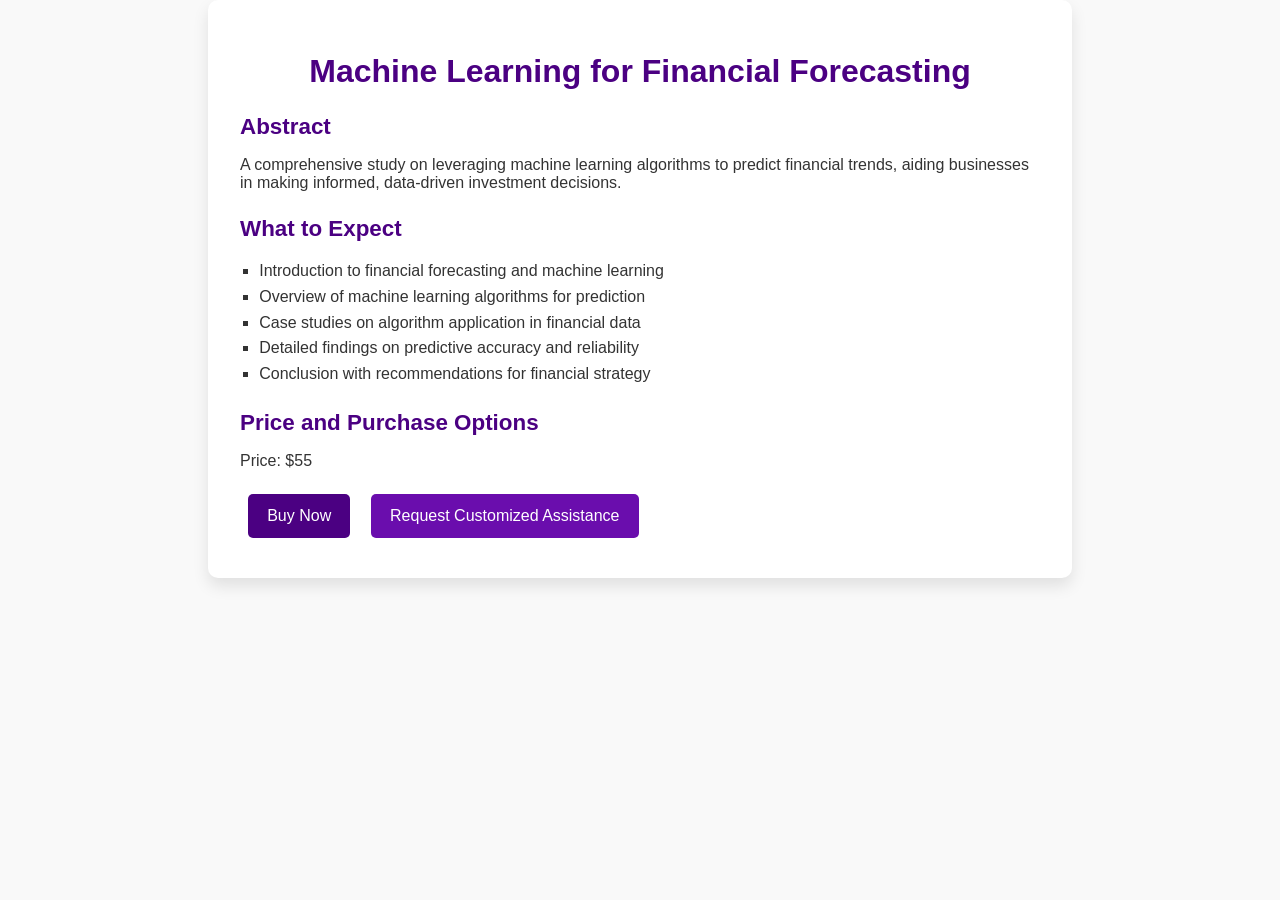
<file: topicsss.html>
<!DOCTYPE html>
<html lang="en">
<head>
    <meta charset="UTF-8">
    <meta name="viewport" content="width=device-width, initial-scale=1.0">
    <title>Machine Learning for Financial Forecasting</title>
    <link rel="stylesheet" href="styles/topics.css">
</head>
<body>
    <div class="detailed-view">
        <header>
            <h1>Machine Learning for Financial Forecasting</h1>
        </header>

        <!-- Abstract -->
        <section class="abstract">
            <h2>Abstract</h2>
            <p>A comprehensive study on leveraging machine learning algorithms to predict financial trends, aiding businesses in making informed, data-driven investment decisions.</p>
        </section>

        <!-- What to Expect -->
        <section class="expect">
            <h2>What to Expect</h2>
            <ul>
                <li>Introduction to financial forecasting and machine learning</li>
                <li>Overview of machine learning algorithms for prediction</li>
                <li>Case studies on algorithm application in financial data</li>
                <li>Detailed findings on predictive accuracy and reliability</li>
                <li>Conclusion with recommendations for financial strategy</li>
            </ul>
        </section>

        <!-- Price and Purchase Options -->
        <section class="pricing">
            <h2>Price and Purchase Options</h2>
            <p>Price: $55</p>
            <button class="purchase-btn">Buy Now</button>
            <button class="custom-assistance-btn">Request Customized Assistance</button>
        </section>
    </div>
</body>
</html>
</file>
<file: analyst.css>
/* Global Reset */
* {
  margin: 0;
  padding: 0;
  box-sizing: border-box;
  font-family: Arial, sans-serif;
}

/* Main Colors */
:root {
  --purple: #6a1b9a;
  --white: #fff;
  --light-purple: #ba68c8;
}

/* Body Style */
body {
  background-color: var(--white);
  color: var(--purple);
  line-height: 1.6;
  margin: 0;
  padding: 0;
}

/* Navigation */
header {
  background-color: var(--purple);
  color: var(--white);
  padding: 1em 0;
  position: sticky;
  top: 0;
  z-index: 1000;
}

nav {
  display: flex;
  justify-content: space-between;
  align-items: center;
  max-width: 1200px;
  margin: auto;
  padding: 0 1em;
}

nav h1 {
  font-size: 1.5em;
}

nav ul {
  list-style: none;
  display: flex;
  gap: 1em;
}

nav a {
  color: var(--white);
  text-decoration: none;
}

nav a:hover {
  color: var(--light-purple);
}

.hero {
  background: url('images/analyst\ 1.avif'); /* Replace 'your-image.jpg' with your actual image path */
  background-repeat: no-repeat;
  background-size: cover;
  color: var(--white);
  padding: 3em 1em;
  text-align: center;
  position: relative;
  height: 120%; /* Full viewport height */
  display: flex;
  flex-direction: column;
  justify-content: center;
  align-items: center;
}

.hero::before {
  content: '';
  position: absolute;
  top: 0;
  left: 0;
  width: 100%;
  height: 100%;
  background: rgba(0, 0, 0, 0.5); /* Dark overlay */
  z-index: 1;
}

.hero-content {
  position: relative;
  z-index: 2;
  max-width: 600px;
  margin: 0;
}


/* Hero Section */
.hero h2 {
  font-size: 2.5em;
  margin-bottom: 0.5em;
}

.hero p {
  font-size: 1.2em;
  margin-bottom: 1em;
}

.cta {
  background-color: var(--light-purple);
  color: var(--white);
  padding: 0.8em 2em;
  border-radius: 5px;
  text-decoration: none;
  font-weight: bold;
  transition: background 0.3s;
}

.cta:hover {
  background-color: var(--white);
  color: var(--purple);
  border: 1px solid var(--purple);
}

/* Sections */
section {
  padding: 3em 1em;
  max-width: 1200px;
  margin: auto;
  text-align: center;
}

h2 {
  font-size: 2em;
  color: var(--purple);
  margin-bottom: 1em;
}

p {
  margin-bottom: 1em;
}

/* Services Section with Neomorphic Effect */
.services-container {
  display: grid;
  grid-template-columns: 1fr 1fr 1fr 1fr;
  gap: 2em;
  margin-top: 2em;
  padding: 1em;
}

.service-card {
  background-color: var(--white);
  color: var(--purple);
  border-radius: 20px;
  box-shadow: 8px 8px 16px rgba(0, 0, 0, 0.1), -8px -8px 16px rgba(255, 255, 255, 0.7);
  padding: 2em;
  width: 250px;
  text-align: center;
  transition: transform 0.3s ease, box-shadow 0.3s ease;
  display: flex;
  flex-direction: column;
  align-items: center;
  overflow: hidden;
}

.service-card:hover {
  transform: translateY(-5px);
  box-shadow: 12px 12px 24px rgba(0, 0, 0, 0.15), -12px -12px 24px rgba(255, 255, 255, 0.9);
}

.service-image {
  width: 80px;
  height: 80px;
  border-radius: 50%;
  margin-bottom: 1em;
  box-shadow: 4px 4px 8px rgba(0, 0, 0, 0.1), -4px -4px 8px rgba(255, 255, 255, 0.8);
}

.service-card h3 {
  font-size: 1.2em;
  margin-bottom: 0.5em;
}

.service-card p {
  font-size: 0.95em;
  color: #555;
  line-height: 1.4;
}

/* Topics Section */
.topics {
  padding: 2em 1em;
  text-align: center;
  background-color: #f5f5f5;
}

.topics h2 {
  font-size: 2em;
  color: #4B0082; /* Dark Purple */
  margin-bottom: 1em;
}

.topics-container {
  display: grid;
  grid-template-columns: repeat(auto-fit, minmax(250px, 1fr));
  gap: 0.75em;
  justify-items: center;
  padding: 1em;
}

.topic-card {
  background-color: #ffffff;
  border-radius: 15px;
  box-shadow: 6px 6px 12px rgba(0, 0, 0, 0.1), -6px -6px 12px rgba(255, 255, 255, 0.7);
  padding: 1em;
  width: 280px;
  height: 440px;
  text-align: center;
  transition: transform 0.3s ease, box-shadow 0.3s ease;
  display: flex;
  flex-direction: column;
  align-items: center;
  overflow: hidden;
}

.topic-card:hover {
  transform: translateY(-5px);
  box-shadow: 10px 10px 20px rgba(0, 0, 0, 0.15), -10px -10px 20px rgba(255, 255, 255, 0.9);
}

.topic-image {
  width: 100%;
  height: 50%; /* Image takes up 50% of the card height */
  border-radius: 10px;
  box-shadow: 4px 4px 8px rgba(0, 0, 0, 0.1), -4px -4px 8px rgba(255, 255, 255, 0.8);
  object-fit: cover;
  margin-bottom: 0.5em;
}

.topic-card h3 {
  font-size: 1em;
  margin: 0.5em 0;
  color: #4B0082;
}

.topic-card p {
  font-size: 0.85em;
  color: #555;
  line-height: 1.4;
  margin-bottom: 1em;
  padding: 0 0.5em;
}

.request-btn {
  width: 100%;
  margin-top: auto;
  padding: 0.5em 1em;
  font-size: 1em;
  color: #ffffff;
  background-color: #4B0082;
  border: none;
  border-radius: 5px;
  text-decoration: none;
  box-shadow: 2px 2px 8px rgba(0, 0, 0, 0.2);
  transition: background-color 0.3s ease, box-shadow 0.3s ease;
}

.request-btn:hover {
  background-color: #3a005f;
  box-shadow: 2px 2px 12px rgba(0, 0, 0, 0.3);
}

.custom-assistance-btn {
  background-color: #6a0dad;
  margin-top: 0;
  padding: 1em 2em;
  font-size: 1em;
  color: #ffffff;
  background-color: #4B0082;
  border: none;
  border-radius: 5px;
  text-decoration: none;
}

.purchase-btn:hover, .custom-assistance-btn:hover {
  opacity: 0.9;
}

.purchase-btn, .custom-assistance-btn {
  padding: 0.8em 1.2em;
  margin: 0.5em;
  border: none;
  border-radius: 5px;
  font-size: 1em;
  cursor: pointer;
  color: #fff;
}

.purchase-btn {
  background-color: #4B0082;
  height: 20px;
}

/* Basic card styling */
.topi-card {
  border: 1px solid #ddd;
  border-radius: 8px;
  padding: 20px;
  text-align: center;
  width: 260px;
  background-color: #f9f9f9;
  margin: 15px;
  box-shadow: 0 4px 8px rgba(0, 0, 0, 0.1);
  transition: transform 0.3s ease;
}

.topi-card:hover {
  transform: scale(1.05);
}

/* Topic title as image replacement */
.topi-title {
  font-size: 1.5em;
  color: #333;
  margin-bottom: 10px;
  font-weight: bold;
}

/* Description styling */
.topi-card p {
  font-size: 1em;
  color: #666;
  margin: 10px 0 20px;
}

.sectio {
  margin-bottom: 1.5em;
}
.sectio h2 {
  color: #333;
  font-size: 1.2em;
  margin-bottom: 0.5em;
}
.sectio p {
  font-size: 1em;
  color: #555;
  line-height: 1.6;
}

.buy-button {
  background-color: #4B0082;
  color: #fff;
  padding: 0.7em 1.5em;
  border: none;
  border-radius: 5px;
  font-size: 1em;
  cursor: pointer;
  transition: background-color 0.3s ease;
}
.buy-button:hover {
  background-color: #3a005f;
}

/* Services Section */
.services {
  display: flex;
  justify-content: space-around;
  flex-wrap: wrap;
}

.service-box {
  width: 30%;
  background: var(--white);
  border: 2px solid var(--purple);
  padding: 1em;
  border-radius: 5px;
  margin: 1em 0;
  transition: transform 0.3s;
}

.service-box:hover {
  transform: translateY(-10px);
}

.service-box h3 {
  color: var(--light-purple);
  margin-bottom: 0.5em;
}

/* Contact Section */
.contact form {
  display: flex;
  flex-direction: column;
  max-width: 600px;
  margin: auto;
}

.contact label {
  margin: 0.5em 0 0.2em;
  font-weight: bold;
}

.contact input, .contact textarea {
  padding: 0.8em;
  border: 1px solid var(--purple);
  border-radius: 5px;
}

.contact button {
  background-color: var(--purple);
  color: var(--white);
  border: none;
  padding: 0.8em;
  margin-top: 1em;
  cursor: pointer;
  border-radius: 5px;
  transition: background 0.3s;
}

.contact button:hover {
  background-color: var(--light-purple);
}

/* Footer */
footer {
  background: var(--purple);
  color: var(--white);
  text-align: center;
  padding: 1em;
  font-size: 0.9em;
}

@media (max-width: 750px) {
  .services-container {
      grid-template-columns: 1fr;
  }
  .service-card {
    width: 280px;
  }

  .topics-container {
      grid-template-columns: 1fr;
  }
}

@media (min-width: 751px) and (max-width: 999px) {
  .services-container {
      grid-template-columns: 1fr 1fr;
  }

    .service-card {
      width: 280px;
    }
  .topics-container {
      grid-template-columns: 1fr 1fr;
  }
}

@media (min-width: 1000px) {
  .services-container {
      grid-template-columns: 1fr 1fr 1fr 1fr;
  }

  .topics-container {
      grid-template-columns: 1fr 1fr 1fr 1fr;
  }
}
</file>
<file: styles/topics.css>
body {
  font-family: Arial, sans-serif;
  color: #333;
  background-color: #f9f9f9;
  margin: 0;
  padding: 0;
}

.detailed-view {
  max-width: 800px;
  margin: auto;
  padding: 2em;
  background-color: #fff;
  border-radius: 10px;
  box-shadow: 0 8px 16px rgba(0, 0, 0, 0.1);
}

header h1 {
  color: #4B0082;
  font-size: 2em;
  margin-bottom: 0.5em;
  text-align: center;
}

.abstract, .expect, .pricing {
  margin-top: 1.5em;
}

h2 {
  color: #4B0082;
  font-size: 1.4em;
  margin-bottom: 0.5em;
}

ul {
  list-style-type: square;
  padding-left: 1.2em;
  line-height: 1.6;
}

.purchase-btn, .custom-assistance-btn {
  padding: 0.8em 1.2em;
  margin: 0.5em;
  border: none;
  border-radius: 5px;
  font-size: 1em;
  cursor: pointer;
  color: #fff;
}

.purchase-btn {
  background-color: #4B0082;
}

.custom-assistance-btn {
  background-color: #6a0dad;
}

.purchase-btn:hover, .custom-assistance-btn:hover {
  opacity: 0.9;
}
</file>
<file: styles/topicss.css>
body {
  font-family: Arial, sans-serif;
  margin: 0;
  padding: 0;
  color: #4B0082;
  background-color: #f9f9f9;
}


/* Basic card styling */
.topic-card {
  border: 1px solid #ddd;
  border-radius: 8px;
  padding: 20px;
  text-align: center;
  width: 300px;
  background-color: #f9f9f9;
  margin: 15px;
  box-shadow: 0 4px 8px rgba(0, 0, 0, 0.1);
  transition: transform 0.3s ease;
}

.topic-card:hover {
  transform: scale(1.05);
}

/* Topic title as image replacement */
.topic-title {
  font-size: 1.5em;
  color: #333;
  margin-bottom: 10px;
  font-weight: bold;
}

/* Description styling */
.topic-card p {
  font-size: 1em;
  color: #666;
  margin: 10px 0 20px;
}

/* Button styling */
.request-btn {
  display: inline-block;
  background-color: #007bff;
  color: white;
  padding: 10px 15px;
  border-radius: 5px;
  text-decoration: none;
  font-weight: bold;
  transition: background-color 0.3s ease;
}

.request-btn:hover {
  background-color: #0056b3;
}

.purchase-btn, .custom-assistance-btn {
  padding: 0.8em 1.2em;
  margin: 0.5em;
  border: none;
  border-radius: 5px;
  font-size: 1em;
  cursor: pointer;
  color: #fff;
}

.purchase-btn {
  background-color: #4B0082;
}



.container {
  max-width: 800px;
  margin: 2em auto;
  padding: 2em;
  background-color: #fff;
  border-radius: 10px;
  box-shadow: 0px 4px 10px rgba(0, 0, 0, 0.1);
}
h1 {
  color: #4B0082;
  text-align: center;
  margin-bottom: 1em;
}
.section {
  margin-bottom: 1.5em;
}
.section h2 {
  color: #333;
  font-size: 1.2em;
  margin-bottom: 0.5em;
}
.section p {
  font-size: 1em;
  color: #555;
  line-height: 1.6;
}
.price-section {
  text-align: center;
  margin-top: 1em;
}
.price-section .price {
  font-size: 1.5em;
  color: #4B0082;
  font-weight: bold;
}
.buy-button {
  background-color: #4B0082;
  color: #fff;
  padding: 0.7em 1.5em;
  border: none;
  border-radius: 5px;
  font-size: 1em;
  cursor: pointer;
  transition: background-color 0.3s ease;
}
.buy-button:hover {
  background-color: #3a005f;
}
</file>
